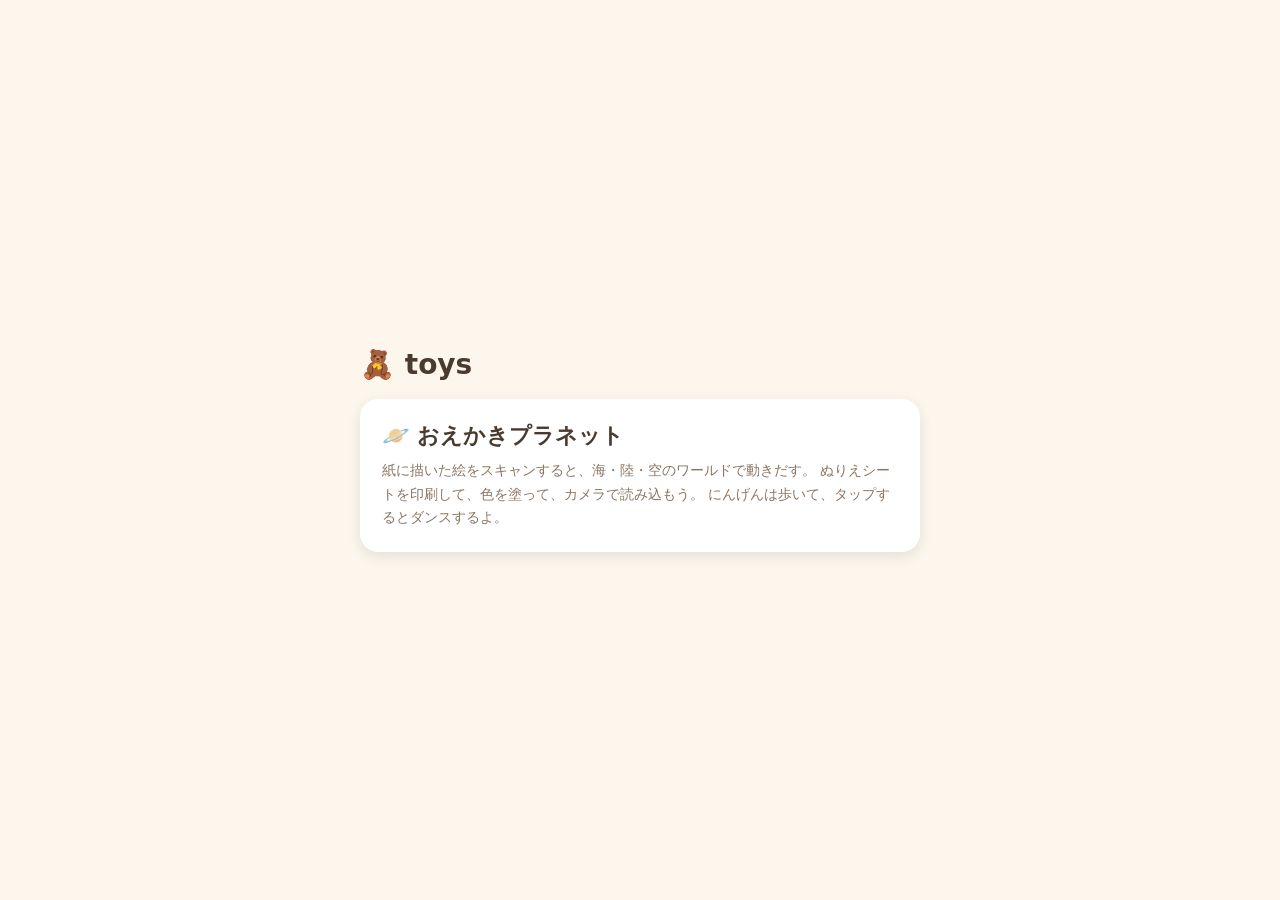
<file: index.html>
<!DOCTYPE html>
<html lang="ja">
<head>
<meta charset="UTF-8">
<meta name="viewport" content="width=device-width, initial-scale=1.0">
<title>toys</title>
<style>
  * { margin: 0; padding: 0; box-sizing: border-box; }
  body {
    font-family: "Hiragino Maru Gothic ProN", "BIZ UDGothic", "Yu Gothic UI", Meiryo, system-ui, sans-serif;
    background: #fdf6ec;
    color: #4a3b2f;
    min-height: 100vh;
    display: flex;
    align-items: center;
    justify-content: center;
    padding: 24px;
  }
  main { max-width: 560px; width: 100%; }
  h1 { font-size: 28px; margin-bottom: 18px; }
  a.card {
    display: block;
    background: #fff;
    border-radius: 18px;
    padding: 22px;
    text-decoration: none;
    color: inherit;
    box-shadow: 0 4px 14px rgba(0,0,0,.10);
    transition: transform .12s;
  }
  a.card:hover { transform: translateY(-3px); }
  .card h2 { font-size: 22px; margin-bottom: 8px; }
  .card p { font-size: 14px; color: #8a7561; line-height: 1.7; }
</style>
</head>
<body>
<main>
  <h1>🧸 toys</h1>
  <a class="card" href="little-planet/">
    <h2>🪐 おえかきプラネット</h2>
    <p>紙に描いた絵をスキャンすると、海・陸・空のワールドで動きだす。
       ぬりえシートを印刷して、色を塗って、カメラで読み込もう。
       にんげんは歩いて、タップするとダンスするよ。</p>
  </a>
</main>
</body>
</html>
</file>
